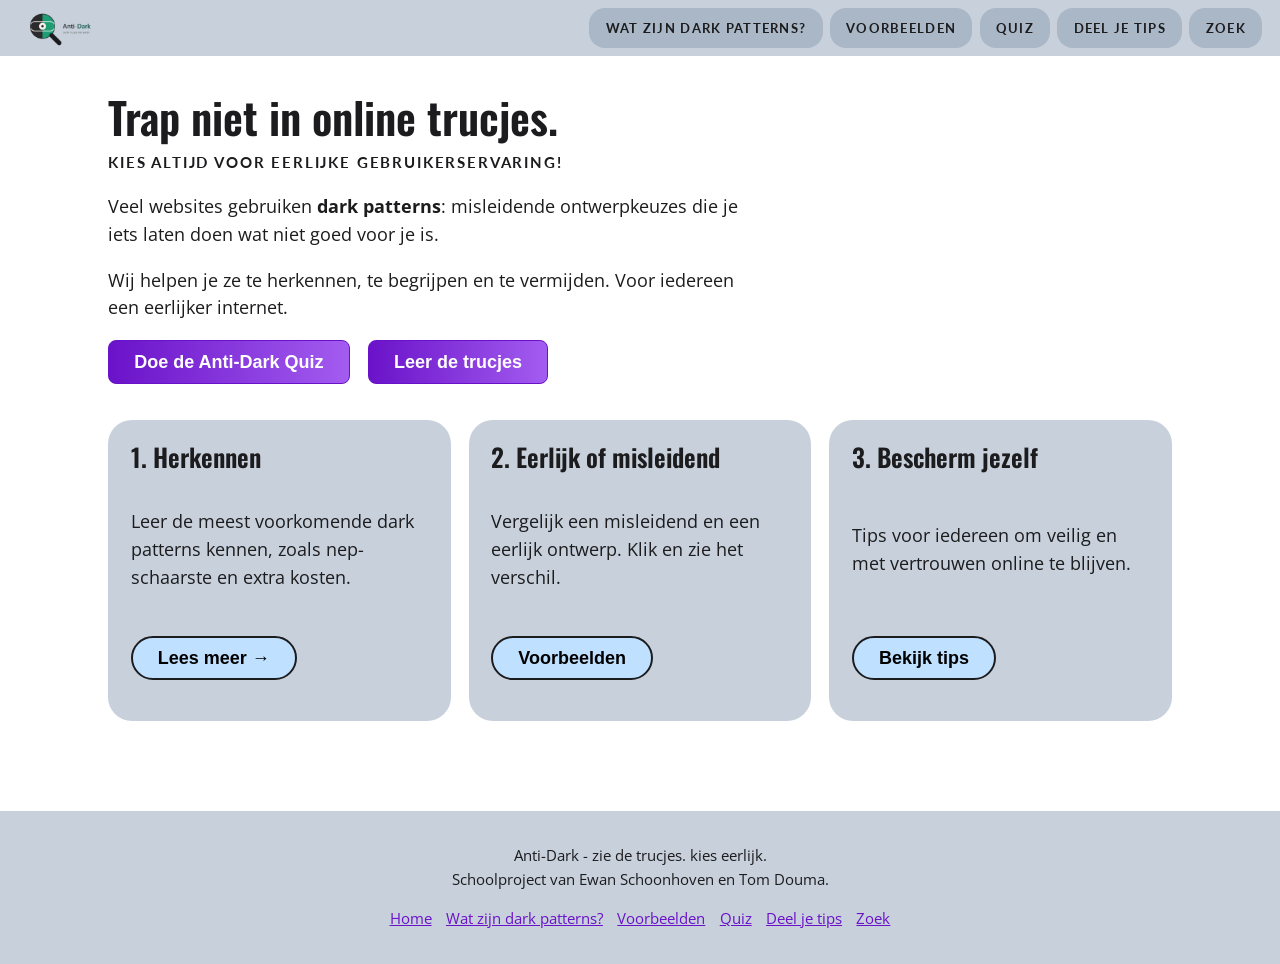
<file: anti-dark/index.html>
<!DOCTYPE html>
<html lang="nl">
<head>
    <meta charset="utf-8">
    <meta name="viewport" content="width=device-width, initial-scale=1">
    <title>Home - Anti-Dark</title>
    <meta name="description" content="Leer dark patterns herkennen, begrijpen en vermijden.">
    <link rel="stylesheet" href="https://fonts.googleapis.com/css2?family=Lato:wght@400;700&family=Open+Sans:wght@400;700&family=Oswald:wght@600&display=swap">
    <link rel="stylesheet" href="css/style.css">
    <link rel="icon" href="images/logo.png">
    <script src="js/script.js" defer></script>
</head>
<!-- Header en footer worden door script.js toegevoegd -->
<body data-page="home">
    <main id="main">

        <!-- --- HERO --- -->
        <section class="hero">
            <h1>Trap niet in online trucjes.</h1>
            <p class="sub">Kies altijd voor eerlijke gebruikerservaring!</p>
            <p>Veel websites gebruiken <strong>dark patterns</strong>: misleidende ontwerpkeuzes die je iets laten doen wat niet goed voor je is.</p>
            <p>Wij helpen je ze te herkennen, te begrijpen en te vermijden. Voor iedereen een eerlijker internet.</p>
            <p class="cta-row">
                <a class="btn" href="quiz.html">Doe de Anti-Dark Quiz</a>
                <a class="btn" href="wat-zijn-dark-patterns.html">Leer de trucjes</a>
            </p>
        </section>

        <!-- --- DRIE STAPPEN --- -->
        <ol class="grid3 steps">
            <li class="card">
                <h2>1. Herkennen</h2>
                <p>Leer de meest voorkomende dark patterns kennen, zoals nep-schaarste en extra kosten.</p>
                <p><a class="btn btn-second" href="wat-zijn-dark-patterns.html">Lees meer →</a></p>
            </li>
            <li class="card">
                <h2>2. Eerlijk of misleidend</h2>
                <p>Vergelijk een misleidend en een eerlijk ontwerp. Klik en zie het verschil.</p>
                <p><a class="btn btn-second" href="voorbeelden.html">Voorbeelden</a></p>
            </li>
            <li class="card">
                <h2>3. Bescherm jezelf</h2>
                <p>Tips voor iedereen om veilig en met vertrouwen online te blijven.</p>
                <p><a class="btn btn-second" href="deel-je-tips.html">Bekijk tips</a></p>
            </li>
        </ol>

    </main>
</body>
</html>
</file>
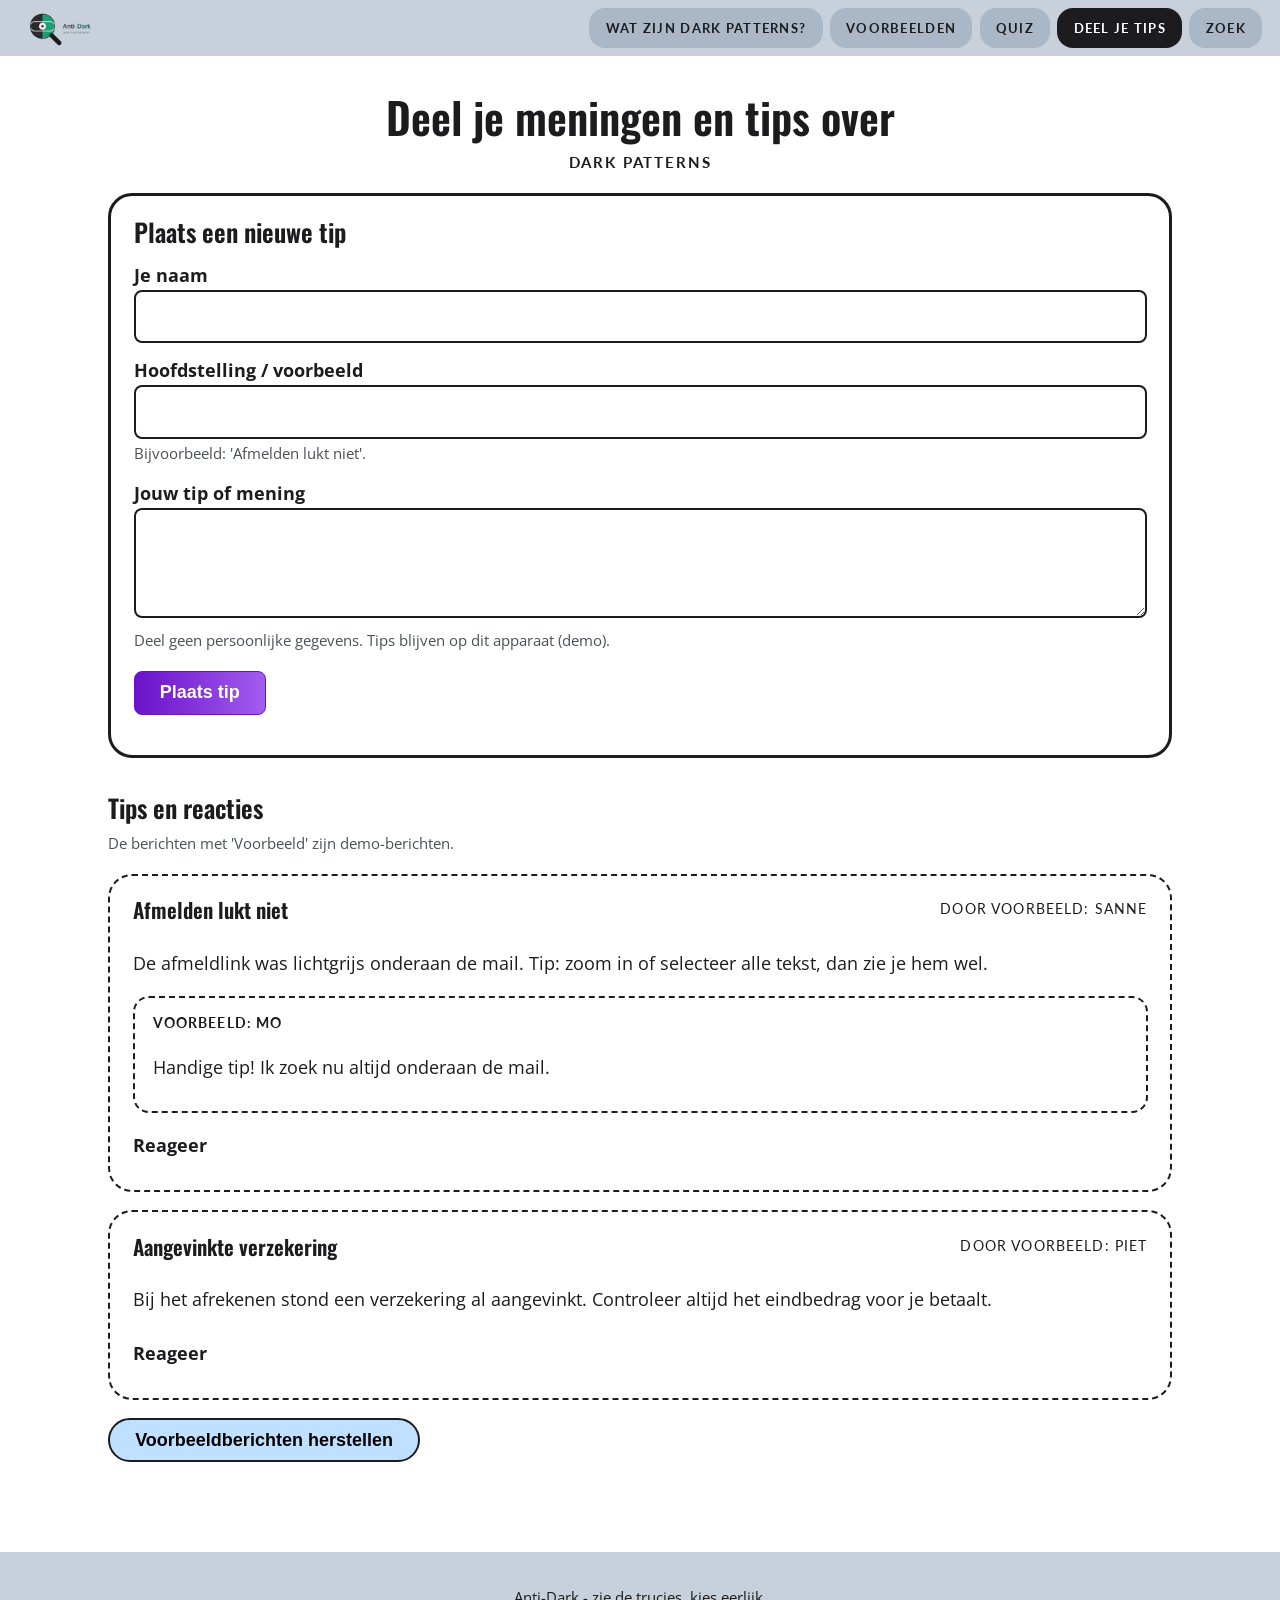
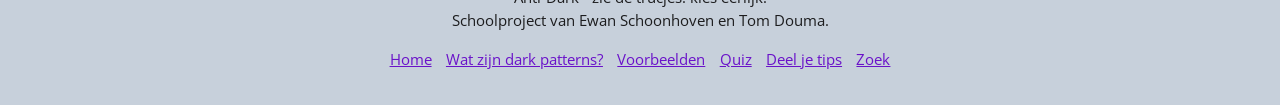
<file: anti-dark/deel-je-tips.html>
<!DOCTYPE html>
<html lang="nl">
<head>
    <meta charset="utf-8">
    <meta name="viewport" content="width=device-width, initial-scale=1">
    <title>Deel je tips - Anti-Dark</title>
    <meta name="description" content="Deel meningen en tips over dark patterns.">
    <link rel="stylesheet" href="https://fonts.googleapis.com/css2?family=Lato:wght@400;700&family=Open+Sans:wght@400;700&family=Oswald:wght@600&display=swap">
    <link rel="stylesheet" href="css/style.css">
    <link rel="icon" href="images/logo.png">
    <script src="js/script.js" defer></script>
</head>
<body data-page="tips">
    <main id="main">

        <h1 class="center">Deel je meningen en tips over</h1>
        <p class="sub center">Dark patterns</p>

        <!-- --- FORMULIER: NIEUWE TIP --- -->
        <section class="card solid" id="nieuw">
            <h2>Plaats een nieuwe tip</h2>
            <form id="new-tip" novalidate>
                <label for="n1">Je naam</label>
                <input id="n1" name="naam" maxlength="30" autocomplete="nickname">

                <label for="n2">Hoofdstelling / voorbeeld</label>
                <input id="n2" name="titel" maxlength="60">
                <p class="help">Bijvoorbeeld: 'Afmelden lukt niet'.</p>

                <label for="n3">Jouw tip of mening</label>
                <textarea id="n3" name="tekst" rows="3" maxlength="400"></textarea>
                <p class="help">Deel geen persoonlijke gegevens. Tips blijven op dit apparaat (demo).</p>

                <p id="tip-msg" role="alert"></p>
                <p><button class="btn">Plaats tip</button></p>
            </form>
        </section>

        <!-- --- LIJST MET TIPS --- -->
        <h2 style="margin-top:2rem">Tips en reacties</h2>
        <p class="help">De berichten met 'Voorbeeld' zijn demo-berichten.</p>

        <!-- De tips worden door script.js in #posts gezet -->
        <div id="posts"></div>
        <p><button class="btn btn-second" id="reset-tips">Voorbeeldberichten herstellen</button></p>

    </main>
</body>
</html>
</file>
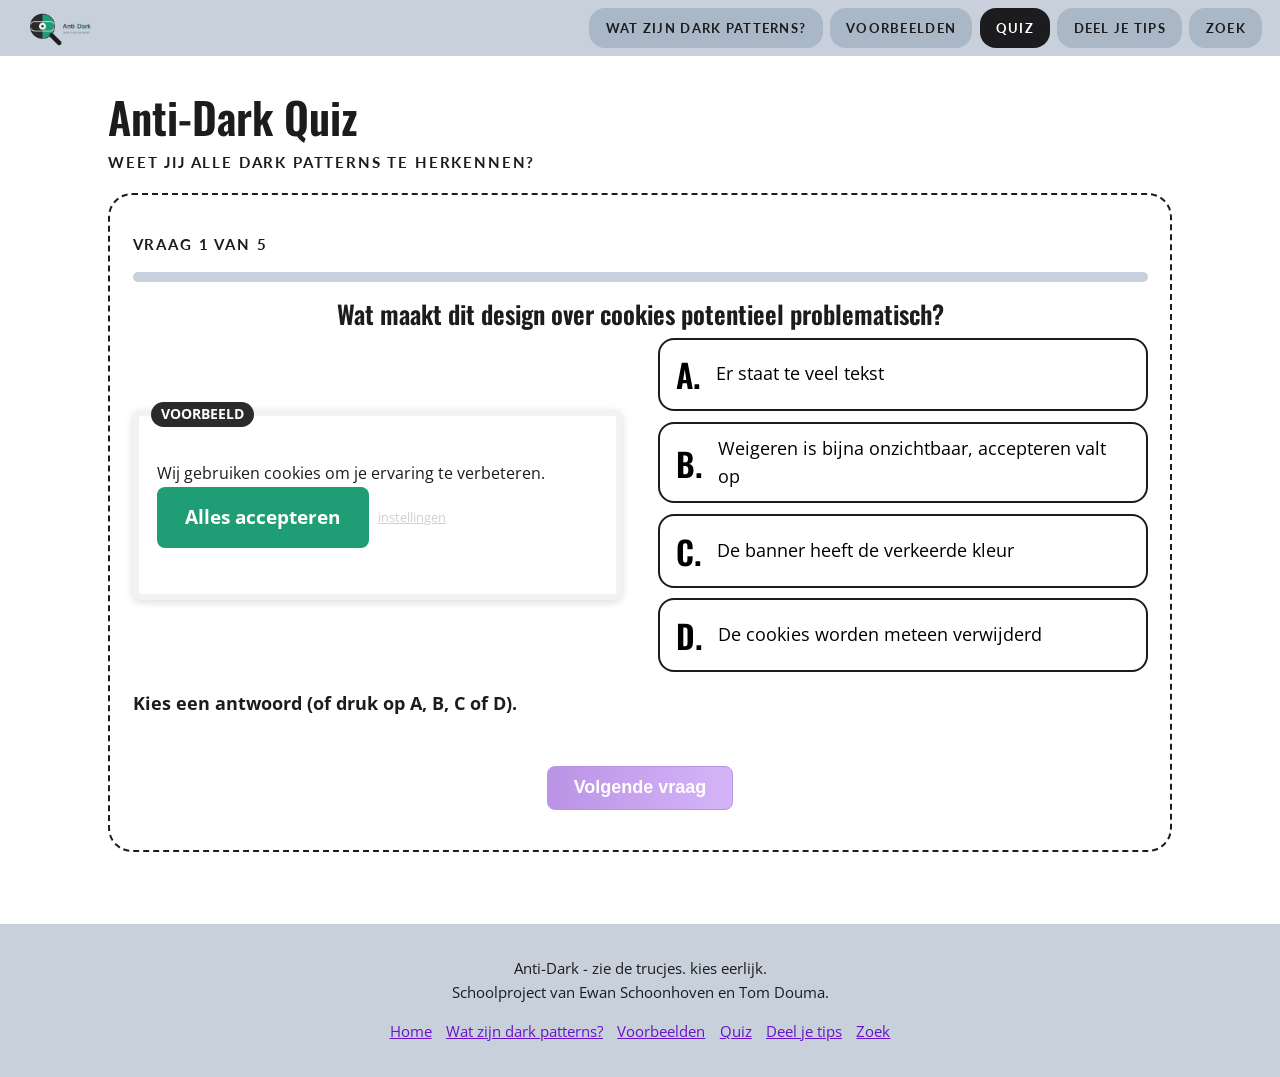
<file: anti-dark/quiz.html>
<!DOCTYPE html>
<html lang="nl">
<head>
    <meta charset="utf-8">
    <meta name="viewport" content="width=device-width, initial-scale=1">
    <title>Anti-Dark Quiz - Anti-Dark</title>
    <meta name="description" content="Weet jij alle dark patterns te herkennen? Doe de quiz.">
    <link rel="stylesheet" href="https://fonts.googleapis.com/css2?family=Lato:wght@400;700&family=Open+Sans:wght@400;700&family=Oswald:wght@600&display=swap">
    <link rel="stylesheet" href="css/style.css">
    <link rel="icon" href="images/logo.png">
    <script src="js/script.js" defer></script>
</head>
<body data-page="quiz">
    <main id="main">

        <h1>Anti-Dark Quiz</h1>
        <p class="sub">Weet jij alle dark patterns te herkennen?</p>

        <!-- De vragen worden door script.js in #quiz gezet -->
        <section class="card" id="quiz">
            <noscript>Voor de quiz is JavaScript nodig.</noscript>
        </section>

    </main>
</body>
</html>
</file>
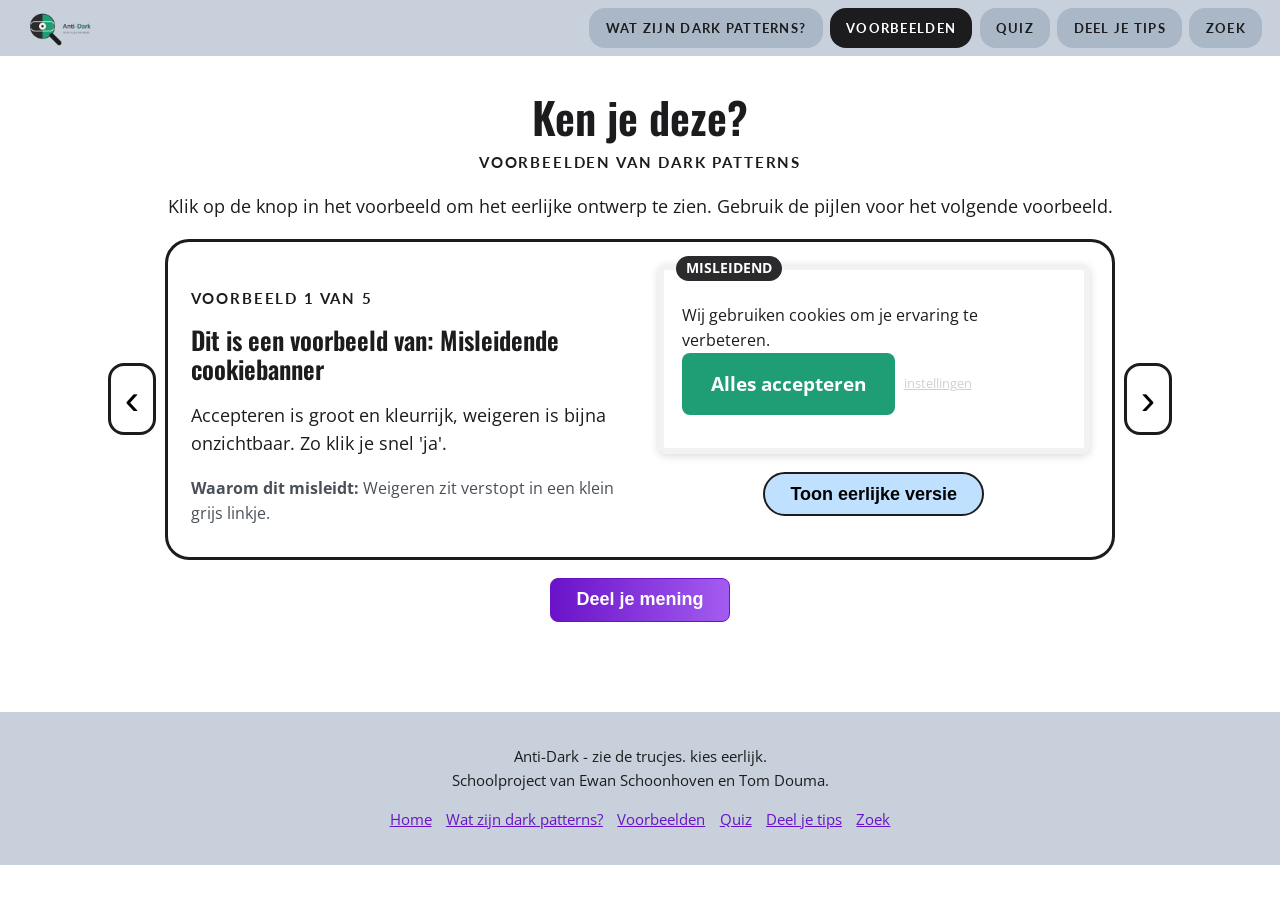
<file: anti-dark/voorbeelden.html>
<!DOCTYPE html>
<html lang="nl">
<head>
    <meta charset="utf-8">
    <meta name="viewport" content="width=device-width, initial-scale=1">
    <title>Voorbeelden - Anti-Dark</title>
    <meta name="description" content="Vergelijk misleidende en eerlijke ontwerpen.">
    <link rel="stylesheet" href="https://fonts.googleapis.com/css2?family=Lato:wght@400;700&family=Open+Sans:wght@400;700&family=Oswald:wght@600&display=swap">
    <link rel="stylesheet" href="css/style.css">
    <link rel="icon" href="images/logo.png">
    <script src="js/script.js" defer></script>
</head>
<body data-page="voorbeelden">
    <main id="main">

        <h1 class="center">Ken je deze?</h1>
        <p class="sub center">Voorbeelden van dark patterns</p>
        <p class="center">Klik op de knop in het voorbeeld om het eerlijke ontwerp te zien. Gebruik de pijlen voor het volgende voorbeeld.</p>

        <!-- --- CARROUSEL --- -->
        <!-- De inhoud van #example wordt door script.js gevuld -->
        <div class="carousel">
            <button class="arrow" id="prev" aria-label="Vorig voorbeeld">‹</button>
            <article class="card solid ex" id="example" aria-live="polite"></article>
            <button class="arrow" id="next" aria-label="Volgend voorbeeld">›</button>
        </div>

        <p class="center" style="margin-top:1rem">
            <a class="btn" href="deel-je-tips.html#nieuw">Deel je mening</a>
        </p>

    </main>
</body>
</html>
</file>
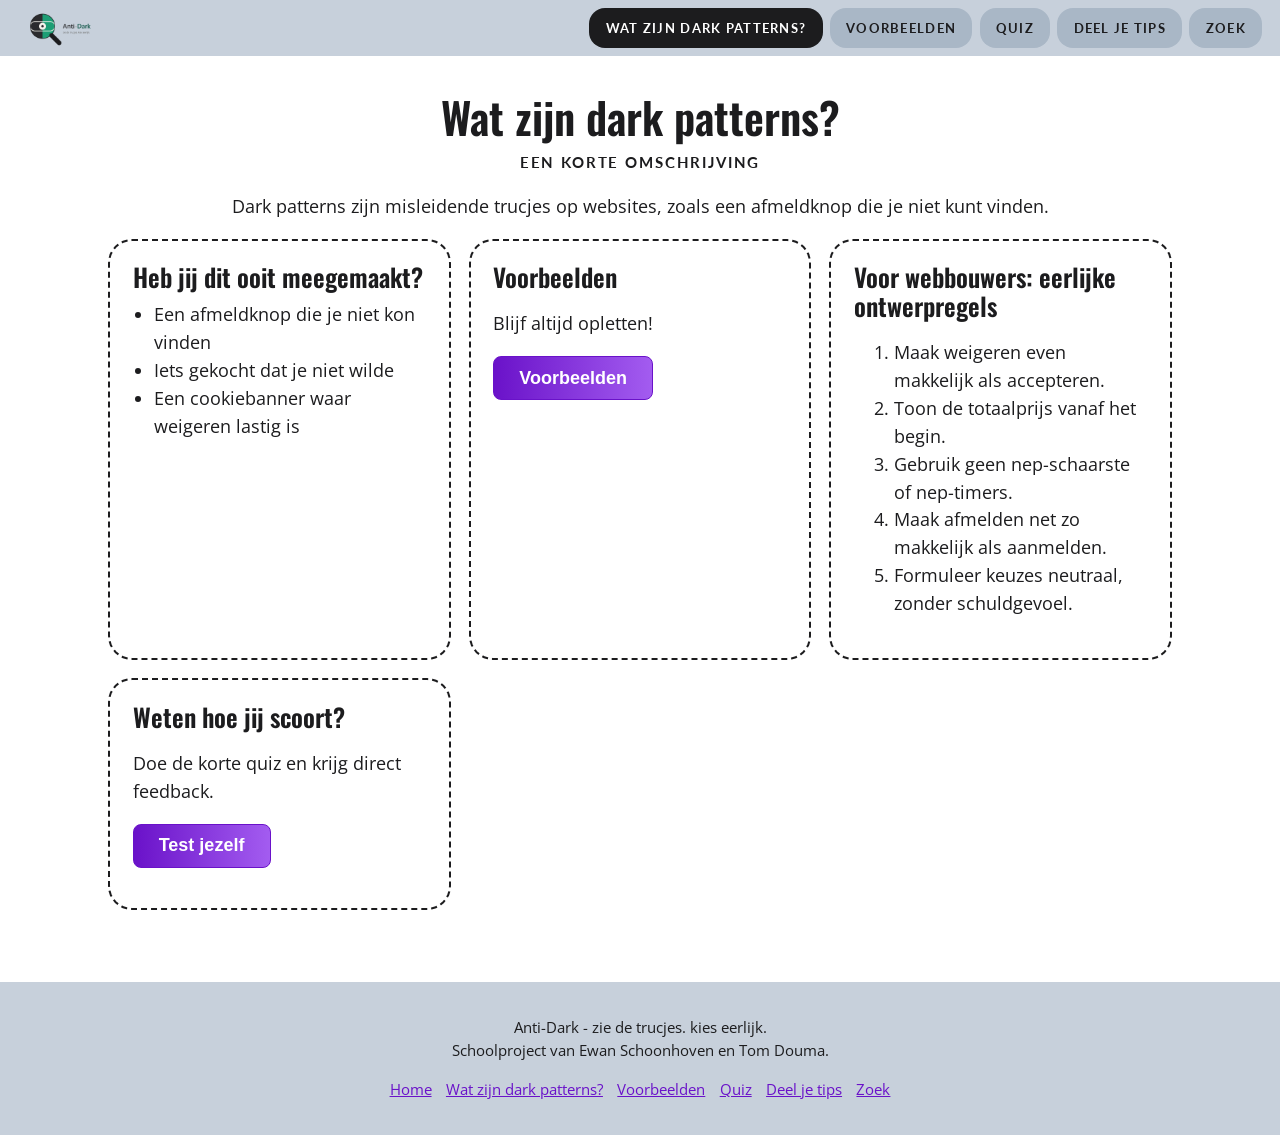
<file: anti-dark/wat-zijn-dark-patterns.html>
<!DOCTYPE html>
<html lang="nl">
<head>
    <meta charset="utf-8">
    <meta name="viewport" content="width=device-width, initial-scale=1">
    <title>Wat zijn dark patterns? - Anti-Dark</title>
    <meta name="description" content="Een korte omschrijving van dark patterns en regels voor eerlijk webdesign.">
    <link rel="stylesheet" href="https://fonts.googleapis.com/css2?family=Lato:wght@400;700&family=Open+Sans:wght@400;700&family=Oswald:wght@600&display=swap">
    <link rel="stylesheet" href="css/style.css">
    <link rel="icon" href="images/logo.png">
    <script src="js/script.js" defer></script>
</head>
<body data-page="wat">
    <main id="main">

        <h1 class="center">Wat zijn dark patterns?</h1>
        <p class="sub center">Een korte omschrijving</p>
        <p class="center">Dark patterns zijn misleidende trucjes op websites, zoals een afmeldknop die je niet kunt vinden.</p>

        <div class="grid2">

            <!-- --- HERKENBAAR? --- -->
            <section class="card">
                <h2>Heb jij dit ooit meegemaakt?</h2>
                <ul class="clean">
                    <li>Een afmeldknop die je niet kon vinden</li>
                    <li>Iets gekocht dat je niet wilde</li>
                    <li>Een cookiebanner waar weigeren lastig is</li>
                </ul>
            </section>

            <!-- --- NAAR VOORBEELDEN --- -->
            <section class="card">
                <h2>Voorbeelden</h2>
                <p>Blijf altijd opletten!</p>
                <p><a class="btn" href="voorbeelden.html">Voorbeelden</a></p>
            </section>

            <!-- --- REGELS VOOR WEBBOUWERS --- -->
            <section class="card">
                <h2>Voor webbouwers: eerlijke ontwerpregels</h2>
                <ol class="clean">
                    <li>Maak weigeren even makkelijk als accepteren.</li>
                    <li>Toon de totaalprijs vanaf het begin.</li>
                    <li>Gebruik geen nep-schaarste of nep-timers.</li>
                    <li>Maak afmelden net zo makkelijk als aanmelden.</li>
                    <li>Formuleer keuzes neutraal, zonder schuldgevoel.</li>
                </ol>
            </section>

            <!-- --- NAAR DE QUIZ --- -->
            <section class="card">
                <h2>Weten hoe jij scoort?</h2>
                <p>Doe de korte quiz en krijg direct feedback.</p>
                <p><a class="btn" href="quiz.html">Test jezelf</a></p>
            </section>

        </div>
    </main>
</body>
</html>
</file>
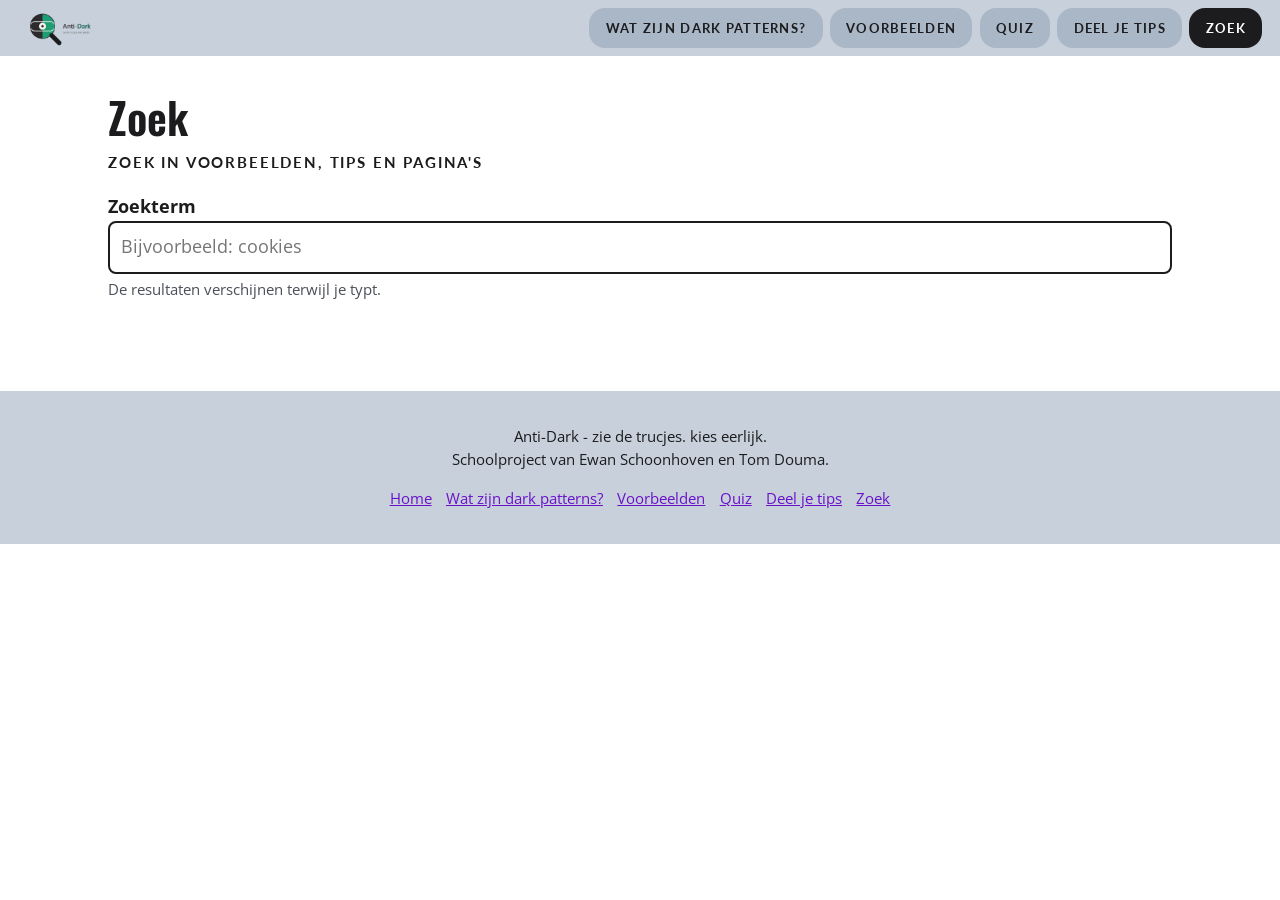
<file: anti-dark/zoek.html>
<!DOCTYPE html>
<html lang="nl">
<head>
    <meta charset="utf-8">
    <meta name="viewport" content="width=device-width, initial-scale=1">
    <title>Zoek - Anti-Dark</title>
    <meta name="description" content="Zoek in voorbeelden, tips en pagina's.">
    <link rel="stylesheet" href="https://fonts.googleapis.com/css2?family=Lato:wght@400;700&family=Open+Sans:wght@400;700&family=Oswald:wght@600&display=swap">
    <link rel="stylesheet" href="css/style.css">
    <link rel="icon" href="images/logo.png">
    <script src="js/script.js" defer></script>
</head>
<body data-page="zoek">
    <main id="main">

        <h1>Zoek</h1>
        <p class="sub">Zoek in voorbeelden, tips en pagina's</p>

        <form id="search-form" role="search">
            <label for="q">Zoekterm</label>
            <input id="q" type="search" placeholder="Bijvoorbeeld: cookies">
            <p class="help">De resultaten verschijnen terwijl je typt.</p>
        </form>

        <!-- De resultaten worden door script.js in #results gezet -->
        <div id="results" aria-live="polite" style="margin-top:1rem"></div>

    </main>
</body>
</html>
</file>
<file: anti-dark/css/style.css>
/* Anti-Dark - Ewan en Tom V2 */
/* Kleuren komen uit de mockup (blauwgrijs, paarse knoppen) en het logo (groen/zwart) */

/* --- KLEUREN EN MATEN --- */
:root {
    --bar: #c7d0db;
    --pill: #a9b7c6;
    --pill-hover: #93a5b8;
    --ink: #1c1c1e;
    --muted: #4a5058;
    --bg: #fff;
    --cta1: #6a12c9;
    --cta2: #a35cf0;
    --good: #1f9d74;
    --good-dark: #0b5a44;
    --bad: #2b2b2d;
    --warn: #b3261e;
    --r-s: 8px;
    --r-m: 16px;
    --r-l: 24px;
    --sp-s: .5rem;
    --sp-m: 1rem;
    --sp-l: 2rem;
    --shadow: 0 2px 8px rgba(0, 0, 0, .15);
}

/* --- BASIS --- */
* {
    box-sizing: border-box;
}

html {
    font-size: 112.5%;
}

body {
    margin: 0;
    font-family: "Open Sans", Arial, sans-serif;
    color: var(--ink);
    background: var(--bg);
    line-height: 1.55;
}

h1, h2, h3 {
    font-family: Oswald, "Arial Narrow", Impact, sans-serif;
    font-weight: 600;
    line-height: 1.15;
    margin: 0 0 var(--sp-s);
}

h1 { font-size: 2.4rem; }
h2 { font-size: 1.4rem; }

.sub, .label {
    font-family: Lato, Arial, sans-serif;
    text-transform: uppercase;
    letter-spacing: .12em;
    font-weight: 700;
    font-size: .85rem;
}

.sub {
    margin: 0 0 var(--sp-m);
}

img {
    max-width: 100%;
    height: auto;
}

a {
    color: var(--cta1);
}

:focus-visible {
    outline: 3px solid var(--cta1);
    outline-offset: 2px;
}

/* Skiplink: alleen zichtbaar met toetsenbord */
.skip {
    position: absolute;
    left: -999px;
}

.skip:focus {
    left: var(--sp-m);
    top: var(--sp-s);
    background: #fff;
    padding: var(--sp-s);
    z-index: 10;
}

main {
    max-width: 1100px;
    margin: 0 auto;
    padding: var(--sp-l) var(--sp-m);
}

.center {
    text-align: center;
}

/* --- HEADER EN MENU --- */
/* Header is compact gemaakt (feedback: menu kleiner) */
.site-header {
    background: var(--bar);
    position: sticky;
    top: 0;
    z-index: 5;
    display: flex;
    align-items: center;
    justify-content: space-between;
    gap: var(--sp-m);
    padding: .4rem var(--sp-m);
    flex-wrap: wrap;
}

.site-header .logo img {
    height: 42px;
    display: block;
}

.site-nav {
    display: flex;
    gap: .4rem;
    flex-wrap: wrap;
}

.site-nav a {
    background: var(--pill);
    color: var(--ink);
    text-decoration: none;
    font-family: Lato, Arial, sans-serif;
    font-weight: 700;
    font-size: .72rem;
    text-transform: uppercase;
    letter-spacing: .1em;
    padding: .5rem .9rem;
    border-radius: var(--r-m);
    min-height: 40px;
    display: inline-flex;
    align-items: center;
}

.site-nav a:hover {
    background: var(--pill-hover);
}

/* Huidige pagina is zwart */
.site-nav a[aria-current=page] {
    background: var(--ink);
    color: #fff;
}

/* Menuknop is alleen op de telefoon zichtbaar */
.menu-btn {
    display: none;
    min-height: 44px;
    border: 2px solid var(--ink);
    background: #fff;
    border-radius: var(--r-m);
    padding: 0 1rem;
    font-weight: 700;
    cursor: pointer;
}

@media (max-width: 900px) {
    .menu-btn {
        display: block;
    }

    .site-nav {
        display: none;
        width: 100%;
        flex-direction: column;
    }

    .site-nav.open {
        display: flex;
    }

    .site-nav a {
        min-height: 44px;
    }
}

/* --- KNOPPEN --- */
/* Maar 1 stijl, met een tweede variant (btn-second) */
.btn {
    display: inline-flex;
    align-items: center;
    justify-content: center;
    min-height: 44px;
    padding: .5rem 1.4rem;
    border-radius: var(--r-s);
    border: 1px solid var(--cta1);
    background: linear-gradient(90deg, var(--cta1), var(--cta2));
    color: #fff;
    font: 700 1rem Arial, sans-serif;
    text-decoration: none;
    cursor: pointer;
}

.btn:hover {
    filter: brightness(1.1);
}

.btn-second {
    background: #bfe0ff;
    color: #000;
    border: 2px solid var(--ink);
    border-radius: 999px;
}

.btn:disabled {
    opacity: .45;
    cursor: not-allowed;
}

.cta-row {
    display: flex;
    gap: var(--sp-m);
    flex-wrap: wrap;
    margin-top: var(--sp-m);
}

/* --- KAARTEN EN GRID --- */
/* Gestippelde rand uit de mockup, overal hetzelfde */
.card {
    border: 2px dashed var(--ink);
    border-radius: var(--r-l);
    padding: 1.25rem;
    background: #fff;
}

.card.solid {
    border: 3px solid var(--ink);
}

.grid2, .grid3 {
    display: grid;
    gap: var(--sp-m);
}

.grid2 {
    grid-template-columns: repeat(auto-fit, minmax(min(100%, 320px), 1fr));
}

.grid3 {
    grid-template-columns: repeat(auto-fit, minmax(min(100%, 260px), 1fr));
    margin-top: var(--sp-l);
}

.steps {
    list-style: none;
    padding: 0;
}

.steps .card {
    background: var(--bar);
    border: none;
    display: flex;
    flex-direction: column;
    gap: var(--sp-s);
    justify-content: space-between;
}

.hero {
    max-width: 640px;
}

ul.clean {
    padding-left: 1.2rem;
    margin: .5rem 0;
}

/* --- VOORBEELD-MOCKUPS --- */
/* Zelfgemaakte voorbeeldschermen */
.mockwrap {
    position: relative;
    border: 6px solid #f2f2f2;
    box-shadow: var(--shadow);
    padding: 1rem;
    background: #fff;
    min-height: 190px;
    display: flex;
    flex-direction: column;
    gap: .6rem;
    justify-content: center;
    border-radius: var(--r-s);
}

.tag {
    position: absolute;
    top: -14px;
    left: 12px;
    background: var(--bad);
    color: #fff;
    font-size: .75rem;
    font-weight: 700;
    padding: 2px 10px;
    border-radius: 999px;
    text-transform: uppercase;
}

.is-good .tag {
    background: var(--good-dark);
}

.mock p {
    margin: 0;
    font-size: .9rem;
}

.m-row {
    display: flex;
    gap: .5rem;
    flex-wrap: wrap;
    align-items: center;
}

.m-btn {
    border: 0;
    border-radius: var(--r-s);
    padding: .6rem 1rem;
    font-weight: 700;
    font-size: .9rem;
    background: var(--good);
    color: #fff;
    cursor: default;
}

.m-btn.big {
    padding: .9rem 1.6rem;
    font-size: 1.05rem;
}

.m-btn.plain {
    background: #eee;
    color: #222;
    border: 1px solid #999;
}

/* Bijna onzichtbare tekst (zo doen dark patterns het) */
.m-faint {
    color: #d0d0d0;
    font-size: .7rem;
    text-decoration: underline;
}

.m-red {
    color: var(--warn);
    font-weight: 700;
}

.m-price {
    font-size: .85rem;
    color: var(--muted);
}

/* --- CARROUSEL (voorbeelden) --- */
.carousel {
    display: grid;
    grid-template-columns: auto 1fr auto;
    gap: var(--sp-s);
    align-items: center;
    margin-top: var(--sp-m);
}

.arrow {
    width: 48px;
    height: 72px;
    font-size: 2.4rem;
    background: #fff;
    border: 3px solid var(--ink);
    border-radius: var(--r-m);
    cursor: pointer;
}

.arrow:hover {
    background: var(--bar);
}

.ex {
    display: grid;
    gap: var(--sp-l);
    grid-template-columns: 1fr 1fr;
    align-items: center;
}

@media (max-width: 700px) {
    .ex {
        grid-template-columns: 1fr;
    }

    .arrow {
        width: 36px;
    }
}

.hint {
    font-size: .9rem;
    color: var(--muted);
    margin: .4rem 0 0;
}

/* --- QUIZ --- */
.progress {
    height: 10px;
    background: var(--bar);
    border-radius: 99px;
    overflow: hidden;
    margin: var(--sp-s) 0 var(--sp-m);
}

.progress span {
    display: block;
    height: 100%;
    background: var(--good);
    transition: width .3s;
}

.quiz-body {
    display: grid;
    grid-template-columns: 1fr 1fr;
    gap: var(--sp-l);
    align-items: center;
}

@media (max-width: 800px) {
    .quiz-body {
        grid-template-columns: 1fr;
    }
}

.options {
    display: grid;
    gap: .6rem;
}

.opt {
    display: flex;
    gap: .8rem;
    align-items: center;
    text-align: left;
    font: inherit;
    padding: .6rem .9rem;
    background: #fff;
    border: 2px solid var(--ink);
    border-radius: var(--r-m);
    cursor: pointer;
    min-height: 56px;
}

.opt b {
    font: 600 1.8rem Oswald, sans-serif;
}

.opt:hover:not(:disabled) {
    background: var(--bar);
}

/* Goed antwoord groen, fout antwoord rood */
.opt.right {
    background: #d6f3e8;
    border-color: var(--good-dark);
}

.opt.wrong {
    background: #fde3e1;
    border-color: var(--warn);
}

.feedback {
    min-height: 3.2rem;
    margin: var(--sp-m) 0;
    font-weight: 700;
}

/* --- TIPS (formulieren en berichten) --- */
label {
    display: block;
    font-weight: 700;
    margin-top: .8rem;
}

input, textarea {
    width: 100%;
    font: inherit;
    padding: .6rem;
    border: 2px solid var(--ink);
    border-radius: var(--r-s);
}

.help {
    font-size: .85rem;
    color: var(--muted);
    margin: .2rem 0 0;
}

.error {
    color: var(--warn);
    font-weight: 700;
    margin: .3rem 0 0;
}

.ok {
    color: var(--good-dark);
    font-weight: 700;
}

.post {
    margin-top: var(--sp-m);
}

.post header {
    display: flex;
    justify-content: space-between;
    gap: var(--sp-s);
    flex-wrap: wrap;
}

.reply {
    border: 2px dashed var(--ink);
    border-radius: var(--r-m);
    padding: .6rem 1rem;
    margin: .6rem 0;
}

.reply b, .by {
    font-family: Lato, sans-serif;
    text-transform: uppercase;
    letter-spacing: .08em;
    font-size: .8rem;
}

.link-btn {
    background: none;
    border: 0;
    color: var(--warn);
    text-decoration: underline;
    cursor: pointer;
    font: inherit;
    min-height: 44px;
}

summary {
    cursor: pointer;
    font-weight: 700;
    min-height: 44px;
    display: flex;
    align-items: center;
}

/* --- ZOEKRESULTATEN --- */
.results {
    list-style: none;
    padding: 0;
}

.results li {
    margin: .6rem 0;
}

/* --- FOOTER --- */
.site-footer {
    background: var(--bar);
    padding: var(--sp-m);
    text-align: center;
    font-size: .85rem;
    margin-top: var(--sp-l);
}

.site-footer a {
    margin: 0 .4rem;
}
</file>
